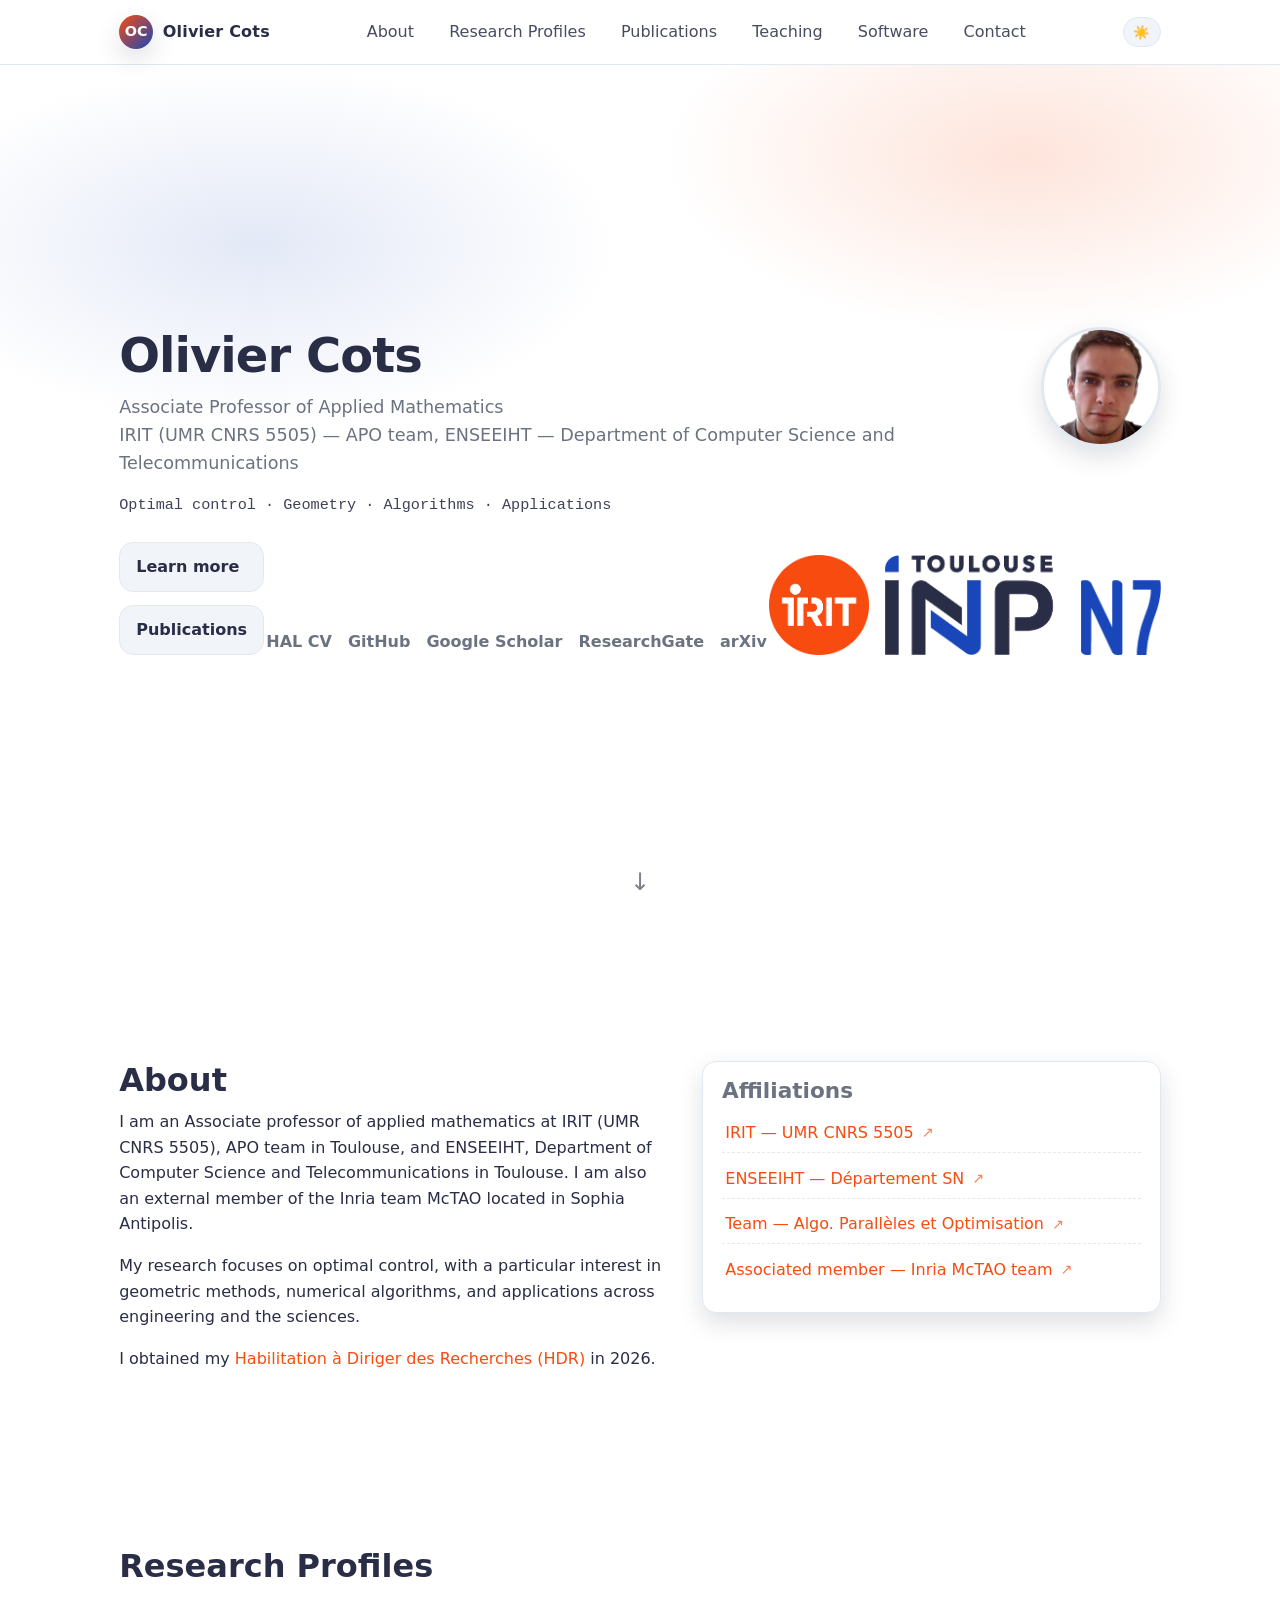
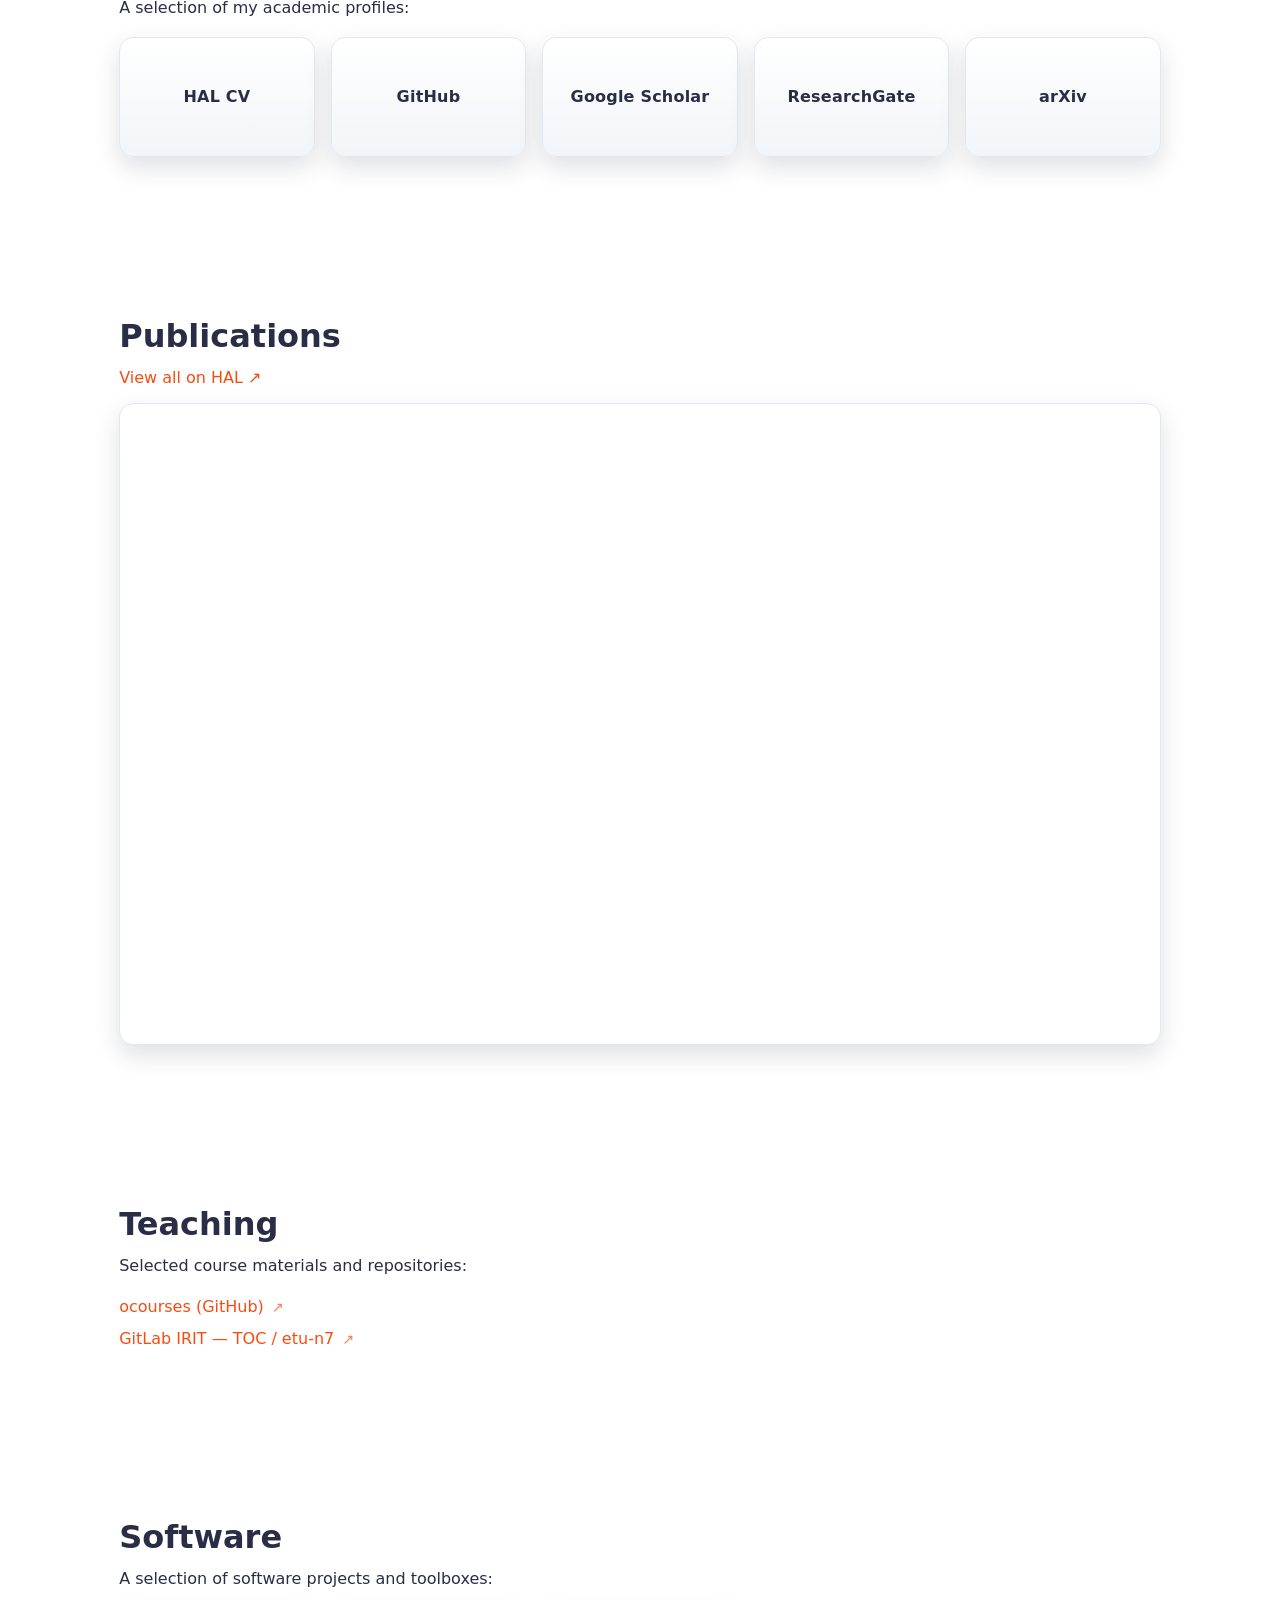
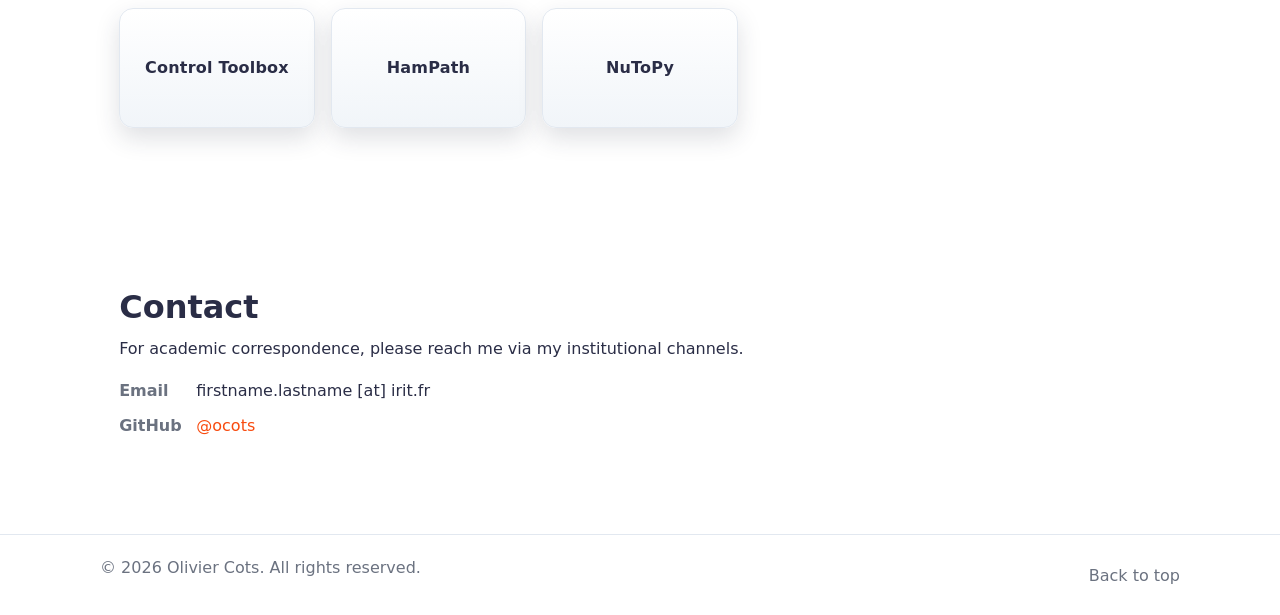
<file: index.html>
<!DOCTYPE html>
<html lang="en" class="no-js">
  <head>
    <meta charset="utf-8" />
    <meta name="viewport" content="width=device-width, initial-scale=1" />
    <title>Olivier Cots</title>
    <meta name="description" content="Olivier Cots — Associate professor of applied mathematics at IRIT (UMR CNRS 5505), ENSEEIHT (Dépt. SN). Research: Optimal control — geometry, algorithms, applications." />

    <!-- Open Graph / SEO -->
    <meta property="og:title" content="Olivier Cots — Associate Professor of Applied Mathematics" />
    <meta property="og:description" content="Optimal control — geometry, algorithms, applications. IRIT (UMR CNRS 5505), ENSEEIHT (Dépt. SN)." />
    <meta property="og:type" content="website" />
    <meta property="og:url" content="https://ocots.github.io/" />

    <link rel="icon" href="assets/icons/favicon.svg" type="image/svg+xml" />
    <link rel="stylesheet" href="assets/css/style.css" />
    <script>
      // Replace no-js class for progressive enhancement
      document.documentElement.classList.remove('no-js');
    </script>
  </head>
  <body>
    <a class="skip-link" href="#content">Skip to content</a>

    <header class="site-header"></header>

    <main id="content">
      <section class="hero" id="top">
        <div class="container hero-inner">
          <div class="hero-text">
            <div class="hero-intro">
              <div class="hero-content">
                <h1 class="hero-title">Olivier Cots</h1>
                <p class="hero-subtitle">
                  Associate Professor of Applied Mathematics<br />
                  IRIT (UMR CNRS 5505) — APO team, ENSEEIHT — Department of Computer Science and Telecommunications
                </p>
              </div>
              <img class="hero-portrait" src="assets/figs/ocots.png" alt="Portrait of Olivier Cots" />
            </div>
            <p class="hero-keywords">Optimal control · Geometry · Algorithms · Applications</p>
            <div class="hero-bottom">
              <div class="hero-actions">
                <a class="btn" href="#about">Learn more</a>
                <a class="btn" href="publications.html">Publications</a>
              </div>
              <ul class="social-links">
                <li><a href="https://cv.hal.science/ocots" target="_blank" rel="noopener">HAL CV</a></li>
                <li><a href="https://github.com/ocots" target="_blank" rel="noopener">GitHub</a></li>
                <li><a href="https://scholar.google.com/citations?user=JVn4K6UAAAAJ&hl=fr" target="_blank" rel="noopener">Google Scholar</a></li>
                <li><a href="https://www.researchgate.net/profile/Olivier-Cots?ev=hdr_xprf" target="_blank" rel="noopener">ResearchGate</a></li>
                <li><a href="https://arxiv.org/a/0000-0002-4703-4369.html" target="_blank" rel="noopener">arXiv</a></li>
              </ul>
              <div class="hero-logos">
                <a href="https://www.irit.fr/" target="_blank" rel="noopener" aria-label="IRIT website">
                  <img src="assets/figs/logo-irit.png" alt="IRIT" class="hero-logo" />
                </a>
                <a href="https://www.enseeiht.fr/" target="_blank" rel="noopener" aria-label="ENSEEIHT website">
                  <img src="assets/figs/Logo-toulouse-inp-N7.png" alt="ENSEEIHT - Toulouse INP" class="hero-logo" />
                </a>
              </div>
            </div>
          </div>
        </div>
        <div class="scroll-indicator">
          <span class="scroll-arrow" aria-hidden="true">↓</span>
        </div>
        <div class="hero-bg" aria-hidden="true"></div>
      </section>

      <section class="section" id="about">
        <div class="container grid two">
          <div>
            <h2>About</h2>
            <p>
              I am an Associate professor of applied mathematics at IRIT (UMR CNRS 5505), APO team in Toulouse, and ENSEEIHT, Department of Computer Science and Telecommunications in Toulouse. I am also an external member of the Inria team McTAO located in Sophia Antipolis.
            </p>
            <p>
              My research focuses on optimal control, with a particular interest in geometric methods, numerical algorithms, and applications across engineering and the sciences.
            </p>
            <p>
              I obtained my <a href="https://github.com/ocots/hdr" target="_blank" rel="noopener">Habilitation à Diriger des Recherches (HDR)</a> in 2026.
            </p>
          </div>
            <div class="callout">
              <h3>Affiliations</h3>
              <ul class="fancy-list arrow-list" role="list">
                <li><a href="https://www.irit.fr/" target="_blank" rel="noopener">IRIT — UMR CNRS 5505</a></li>
                <li><a href="https://www.enseeiht.fr/" target="_blank" rel="noopener">ENSEEIHT — Département SN</a></li>
                <li><a href="https://www.irit.fr/apo/site" target="_blank" rel="noopener">Team — Algo. Parallèles et Optimisation</a></li>
                <li><a href="https://team.inria.fr/mctao/" target="_blank" rel="noopener">Associated member — Inria McTAO team</a></li>
              </ul>
            </div>
        </div>
      </section>

      <section class="section" id="profiles">
        <div class="container">
          <h2>Research Profiles</h2>
          <p>
            A selection of my academic profiles:
          </p>
          <ul class="link-tiles">
            <li><a class="tile" href="https://cv.hal.science/ocots" target="_blank" rel="noopener"><span>HAL CV</span></a></li>
            <li><a class="tile" href="https://github.com/ocots" target="_blank" rel="noopener"><span>GitHub</span></a></li>
            <li><a class="tile" href="https://scholar.google.com/citations?user=JVn4K6UAAAAJ&hl=fr" target="_blank" rel="noopener"><span>Google Scholar</span></a></li>
            <li><a class="tile" href="https://www.researchgate.net/profile/Olivier-Cots?ev=hdr_xprf" target="_blank" rel="noopener"><span>ResearchGate</span></a></li>
            <li><a class="tile" href="https://arxiv.org/a/0000-0002-4703-4369.html" target="_blank" rel="noopener"><span>arXiv</span></a></li>
          </ul>
        </div>
      </section>

      <section class="section" id="publications">
        <div class="container">
          <h2>Publications</h2>
          <div class="muted" style="margin-top: 0.6rem;">
            <a href="https://cv.hal.science/ocots" target="_blank" rel="noopener">View all on HAL ↗</a>
          </div>
          <!-- HALtools (official HAL tool) -->
          <div class="embed-card" id="hal-haltools">
            <iframe
              id="haltools-frame"
              title="HAL Publications — Olivier Cots (HALtools)"
              src="https://haltools.inria.fr/Public/afficheRequetePubli.php?auteur_exp=Olivier,%20Cots&CB_auteur=oui&CB_titre=oui&CB_article=oui&CB_DOI=oui&CB_typdoc=oui&langue=Anglais&tri_exp=annee_publi&tri_exp2=typdoc&tri_exp3=date_publi&ordre_aff=TA&Fen=Aff"
              width="100%"
              height="600px"
              frameborder="0"
              loading="lazy"
              style="background: transparent;"
            ></iframe>
          </div>
        </div>
      </section>

      <section class="section" id="teaching">
        <div class="container">
          <h2>Teaching</h2>
          <p>
            Selected course materials and repositories:
          </p>
          <ul class="arrow-list">
            <li><a href="https://github.com/ocourses" target="_blank" rel="noopener">ocourses (GitHub)</a></li>
            <li><a href="https://gitlab.irit.fr/toc/etu-n7" target="_blank" rel="noopener">GitLab IRIT — TOC / etu-n7</a></li>
          </ul>
        </div>
      </section>

      <section class="section" id="software">
        <div class="container">
          <h2>Software</h2>
          <p>
            A selection of software projects and toolboxes:
          </p>
          <ul class="link-tiles">
            <li><a class="tile" href="https://github.com/control-toolbox" target="_blank" rel="noopener"><span>Control Toolbox</span></a></li>
            <li><a class="tile" href="https://gitlab.inria.fr/ct/hampath" target="_blank" rel="noopener"><span>HamPath</span></a></li>
            <li><a class="tile" href="https://ct.gitlabpages.inria.fr/nutopy" target="_blank" rel="noopener"><span>NuToPy</span></a></li>
          </ul>
        </div>
      </section>

      <section class="section" id="contact">
        <div class="container">
          <h2>Contact</h2>
          <p>
            For academic correspondence, please reach me via my institutional channels.
          </p>
          <ul class="contact-list">
            <li>
              <span class="label">Email</span>
              <span>firstname.lastname [at] irit.fr</span>
            </li>
            <li>
              <span class="label">GitHub</span>
              <a href="https://github.com/ocots" target="_blank" rel="noopener">@ocots</a>
            </li>
          </ul>
        </div>
      </section>
    </main>

    <footer class="site-footer">
      <div class="container footer-inner">
        <p>© <span id="year"></span> Olivier Cots. All rights reserved.</p>
        <ul class="footer-links">
          <li><a href="#top">Back to top</a></li>
        </ul>
      </div>
    </footer>

    <script src="assets/js/main.js" defer></script>
  </body>
</html>
</file>
<file: assets/css/style.css>
/*
  Olivier Cots — Personal Website Theme
  Modern, responsive, accessible. Includes dark mode and refined typography.
*/

/* Reset & base */
* { box-sizing: border-box; }
html { scroll-behavior: smooth; }
html.no-js { scroll-behavior: auto; }

:root {
  --bg: #1a1d2e;
  --bg-elev: #2a2d46;
  --text: #e8eaf0;
  --muted: #9ca3af;
  --brand: #f84b0f;
  --brand-strong: #ff6b35;
  --accent: #1947ba;
  --surface: #242742;
  --border: #3a3d5a;
  --tile: #2f3349;
  --shadow: 0 10px 30px rgba(0,0,0,0.4);

  --radius: 14px;
  --radius-sm: 10px;
  --radius-xs: 8px;
  --container: 1080px;

  --font-sans: ui-sans-serif, system-ui, -apple-system, Segoe UI, Roboto, Ubuntu, Cantarell, Noto Sans, Helvetica Neue, Arial, "Apple Color Emoji", "Segoe UI Emoji";
  --font-mono: ui-monospace, SFMono-Regular, Menlo, Monaco, Consolas, "Liberation Mono", "Courier New", monospace;
}

[data-theme="light"] {
  --bg: #ffffff;
  --bg-elev: #f8fafc;
  --text: #2a2d46;
  --muted: #6b7280;
  --brand: #f84b0f;
  --brand-strong: #e63946;
  --accent: #1947ba;
  --surface: #ffffff;
  --border: #e2e8f0;
  --tile: #f1f5f9;
  --shadow: 0 10px 25px rgba(42, 45, 70, 0.15);
}

body {
  margin: 0;
  font-family: var(--font-sans);
  color: var(--text);
  background: radial-gradient(1000px 600px at 10% -10%, rgba(248,75,15,0.08), transparent 60%),
              radial-gradient(1000px 600px at 90% -20%, rgba(25,71,186,0.10), transparent 60%),
              var(--bg);
  line-height: 1.6;
}

img { max-width: 100%; display: block; }
a { color: var(--brand); text-decoration: none; }
a:hover { color: var(--brand-strong); }

h1, h2, h3 { line-height: 1.2; margin: 0 0 0.6rem; }
h1 { font-size: clamp(2rem, 4.5vw, 3rem); letter-spacing: -0.02em; }
h2 { font-size: clamp(1.5rem, 2.8vw, 2rem); }
h3 { font-size: clamp(1.15rem, 2vw, 1.35rem); color: var(--muted); font-weight: 600; }

p { margin: 0 0 1rem; }
ul { margin: 0; padding: 0 0 0 1.1rem; }

.container { max-width: var(--container); margin: 0 auto; padding: 0 1.2rem; }
.section { padding-top: 6rem; padding-bottom: 4rem;}

/* Accessibility */
.skip-link {
  position: absolute; left: -999px; top: auto; width: 1px; height: 1px; overflow: hidden;
}
.skip-link:focus { left: 0; width: auto; height: auto; background: var(--brand); color: white; padding: 0.5rem 1rem; border-radius: var(--radius-xs); }

/* Header */
.site-header {
  position: sticky; top: 0; z-index: 1000; backdrop-filter: saturate(160%) blur(8px);
  background: color-mix(in oklab, var(--bg) 85%, transparent);
  border-bottom: 1px solid var(--border);
}
.header-inner { display: flex; align-items: center; justify-content: space-between; height: 64px; }
.brand { display: inline-flex; align-items: center; gap: 0.6rem; font-weight: 700; color: var(--text); }
.brand-mark { display: grid; place-items: center; width: 34px; height: 34px; border-radius: 50%; background: linear-gradient(135deg, var(--brand), var(--accent)); color: white; font-size: 0.9rem; box-shadow: var(--shadow); }
.brand-text { letter-spacing: 0.2px; }


.nav { display: flex; align-items: center; gap: 1rem; }
.nav-list { list-style: none; display: flex; gap: 1rem; margin: 0; padding: 0; }
.nav-list a { color: var(--text); opacity: 0.85; padding: 0.4rem 0.6rem; border-radius: var(--radius-xs); }
.nav-list a:hover { background: var(--tile); opacity: 1; }

.nav-toggle { display: none; background: transparent; border: 0; padding: 0.4rem; border-radius: var(--radius-xs); }
.nav-toggle:focus { outline: 2px solid var(--brand); }
.nav-toggle-bar { display: block; width: 22px; height: 2px; margin: 4px 0; background: var(--text); border-radius: 2px; }

.theme-toggle { background: var(--tile); color: var(--text); border: 1px solid var(--border); border-radius: 999px; padding: 0.4rem 0.6rem; cursor: pointer; }
.theme-toggle:hover { background: color-mix(in oklab, var(--tile), var(--accent) 15%); }

@media (max-width: 860px) {
  .nav-toggle { display: inline-block; }
  .nav-list { position: absolute; right: 1.2rem; top: 64px; background: var(--surface); border: 1px solid var(--border); border-radius: var(--radius); padding: 0.6rem; display: none; flex-direction: column; gap: 0.2rem; box-shadow: var(--shadow); }
  .nav-list.open { display: flex; }
}

/* Hero */
.hero { position: relative; height: 100vh; display: flex; flex-direction: column; justify-content: center; }
.hero-inner { display: grid; grid-template-columns: 1fr; gap: 2rem; align-items: center; margin-top: -3rem; }
.hero-intro { display: flex; align-items: flex-start; gap: 2rem; margin-bottom: 1rem; }
.hero-content { flex: 1; }
.hero-portrait { width: 120px; height: 120px; border-radius: 50%; object-fit: cover; border: 3px solid var(--border); box-shadow: var(--shadow); }

.hero-title { font-weight: 800; margin-bottom: 0.5rem; }
.hero-subtitle { color: var(--muted); font-size: 1.1rem; margin-bottom: 0; }
.hero-keywords { color: var(--text); opacity: 0.9; font-family: var(--font-mono); font-size: 0.95rem; margin-top: 0.4rem; }

.hero-bottom { display: flex; justify-content: space-between; align-items: flex-end; margin-top: 1.5rem; }

.scroll-indicator {
  position: absolute;
  bottom: 4rem;
  left: 50%;
  transform: translateX(-50%);
  animation: bounce 2s infinite;
}

.scroll-arrow {
  font-size: 1.5rem;
  color: var(--text);
  opacity: 0.6;
}

@keyframes bounce {
  0%, 20%, 50%, 80%, 100% { transform: translateX(-50%) translateY(0); }
  40% { transform: translateX(-50%) translateY(-10px); }
  60% { transform: translateX(-50%) translateY(-5px); }
}
.hero-logos { display: flex; gap: 1rem; align-items: center; }
.hero-logo { height: 100px; width: auto; opacity: 1; transition: transform 0.3s ease; cursor: pointer; }
.hero-logo:hover { transform: scale(1.1); }

.hero-actions { display: flex; flex-direction: column; gap: 0.8rem; margin: 0; }
.btn { display: inline-block; padding: 0.7rem 1rem; border-radius: var(--radius); border: 1px solid var(--border); background: var(--tile); color: var(--text); font-weight: 600; }
.btn:hover { background: color-mix(in oklab, var(--tile), var(--accent) 20%); }
.btn.primary { background: linear-gradient(135deg, var(--brand), var(--brand-strong)); border: 0; color: white; }
.btn.primary:hover { filter: brightness(1.1); }

.hero-aside { display: flex; flex-direction: column; gap: 1rem; align-items: center; }
.portrait { width: 100%; max-width: 240px; height: auto; border-radius: var(--radius); border: 1px solid var(--border); box-shadow: var(--shadow); background: var(--surface); }
.portrait--small { max-width: 140px; }
.about-aside { display: flex; flex-direction: column; gap: 1rem; align-items: center; }
.about-aside .callout { position: relative; text-align: left; padding-right: 120px; }
.about-aside .callout .portrait { position: absolute; top: 0.8rem; right: 0.8rem; margin: 0; display: block; max-width: 100px; }

.social-links { display: flex; gap: 1rem; list-style: none; padding: 0; margin: 1rem 0 0; flex-wrap: wrap; }
.social-links a { color: var(--muted); font-weight: 600; }
.social-links a:hover { color: var(--text); }

.hero-card .card { background: linear-gradient(180deg, color-mix(in oklab, var(--tile), var(--brand) 10%), var(--tile)); padding: 1.2rem; border: 1px solid var(--border); border-radius: var(--radius); box-shadow: var(--shadow); }
.fancy-list { list-style: none; padding: 0; margin: 0; }
.fancy-list li { padding: 0.4rem 0.2rem; border-bottom: 1px dashed var(--border); }
.fancy-list li:last-child { border-bottom: 0; }

.hero-bg { position: absolute; inset: 0; pointer-events: none; z-index: -1; background: radial-gradient(600px 300px at 80% 10%, rgba(248,75,15,0.15), transparent 60%), radial-gradient(600px 300px at 20% 20%, rgba(25,71,186,0.12), transparent 60%); }

@media (max-width: 768px) {
  .hero-intro { flex-direction: column; align-items: center; text-align: center; gap: 1.5rem; }
  .hero-portrait { width: 100px; height: 100px; }
  .hero-bottom { flex-direction: column; gap: 1.5rem; align-items: center; }
}

@media (max-width: 640px) {
  .hero-portrait { width: 80px; height: 80px; }
  .hero-logo { height: 32px; }
  .hero-logos { gap: 0.8rem; }
}

@media (max-width: 880px) {
  .about-aside { margin-top: 1rem; }
}

/* Grids and utility cards */
.grid.two { display: grid; grid-template-columns: 1.2fr 1fr; gap: 2rem; align-items: start; }
.callout { background: var(--surface); border: 1px solid var(--border); border-radius: var(--radius); padding: 1rem 1.2rem; box-shadow: var(--shadow); }

@media (max-width: 880px) {
  .grid.two { grid-template-columns: 1fr; }
}

/* Lists */
.check-list { list-style: none; padding: 0; margin: 0; }
.check-list li { padding-left: 1.6rem; position: relative; margin: 0.4rem 0; }
.check-list li::before { content: "✔"; position: absolute; left: 0; color: var(--brand); opacity: 0.9; }

.arrow-list { list-style: none; padding: 0; margin: 0; }
.arrow-list li { margin: 0.4rem 0; }
.arrow-list a { display: inline-flex; gap: 0.5rem; align-items: center; }
.arrow-list a::after { content: "↗"; font-size: 0.9em; opacity: 0.7; transition: transform .15s ease; }
.arrow-list a:hover::after { transform: translate(2px, -2px); }

/* Tiles */
.link-tiles { list-style: none; padding: 0; margin: 1rem 0 0; display: grid; grid-template-columns: repeat(5, 1fr); gap: 1rem; }
.tile { display: grid; place-items: center; min-height: 120px; border-radius: var(--radius); border: 1px solid var(--border); background: linear-gradient(180deg, var(--surface), var(--tile)); color: var(--text); font-weight: 700; letter-spacing: 0.2px; box-shadow: var(--shadow); }
.tile:hover { background: color-mix(in oklab, var(--tile), var(--brand) 12%); }

/* Logos strip */
.logos { padding: 1.5rem 0 0.5rem; }
.logos-inner { display: grid; grid-template-columns: repeat(auto-fit, minmax(110px, 1fr)); align-items: center; gap: 1rem 1.2rem; opacity: 0.9; }
.logos-inner img { max-height: 42px; width: auto; justify-self: center; filter: saturate(0) contrast(1.1) brightness(0.9); opacity: 0.85; transition: filter .2s ease, opacity .2s ease, transform .2s ease; }
[data-theme="light"] .logos-inner img { filter: saturate(0) contrast(1) brightness(0.6); }
.logos-inner img:hover { filter: none; opacity: 1; transform: translateY(-1px); }

/* Publications */
.pubs { margin-top: 2rem; }
.pubs h3 { margin-bottom: 0.6rem; }
.pub-list { list-style: none; padding: 0; margin: 0; display: grid; gap: 0.9rem; }
.pub-item { padding: 0.9rem 1rem; border: 1px solid var(--border); border-radius: var(--radius); background: var(--surface); box-shadow: var(--shadow); }
.pub-title { font-weight: 700; color: var(--text); }
.pub-title:hover { color: var(--brand); }
.pub-meta { margin-top: 0.2rem; font-size: 0.9rem; }
.pub-links { margin-top: 0.4rem; display: flex; flex-wrap: wrap; gap: 0.6rem 1rem; }
.pub-links a { color: var(--muted); font-weight: 600; }
.pub-links a:hover { color: var(--text); }
.muted { color: var(--muted); }

/* Embedded cards (e.g., SEDOO HAL widget) */
.embed-card { margin-top: 0.8rem; padding: 1rem 1.2rem; border: 1px solid var(--border); border-radius: var(--radius); background: var(--surface); box-shadow: var(--shadow); transition: background .15s ease, border-color .15s ease; }
.embed-card:hover { background: color-mix(in oklab, var(--surface), var(--brand) 6%); border-color: color-mix(in oklab, var(--border), var(--brand) 18%); }
.embed-card h3 { margin: 0 0 0.6rem; }
.embed-card hal-list { display: block; }

/* Contact */
.contact-list { list-style: none; padding: 0; margin: 0; display: grid; gap: 0.6rem; }
.contact-list .label { display: inline-block; width: 72px; color: var(--muted); font-weight: 600; }

/* Footer */
.site-footer { border-top: 1px solid var(--border); margin-top: 2rem; }
.footer-inner { display: flex; align-items: center; justify-content: space-between; padding: 1.2rem 0; color: var(--muted); }
.footer-links { list-style: none; display: flex; gap: 1rem; margin: 0; padding: 0; }
.footer-links a { color: var(--muted); }
.footer-links a:hover { color: var(--text); }

/* Code blocks and prose (optional) */
pre, code { font-family: var(--font-mono); }
code { background: var(--tile); border: 1px solid var(--border); border-radius: var(--radius-xs); padding: 0.1rem 0.3rem; }
</file>
